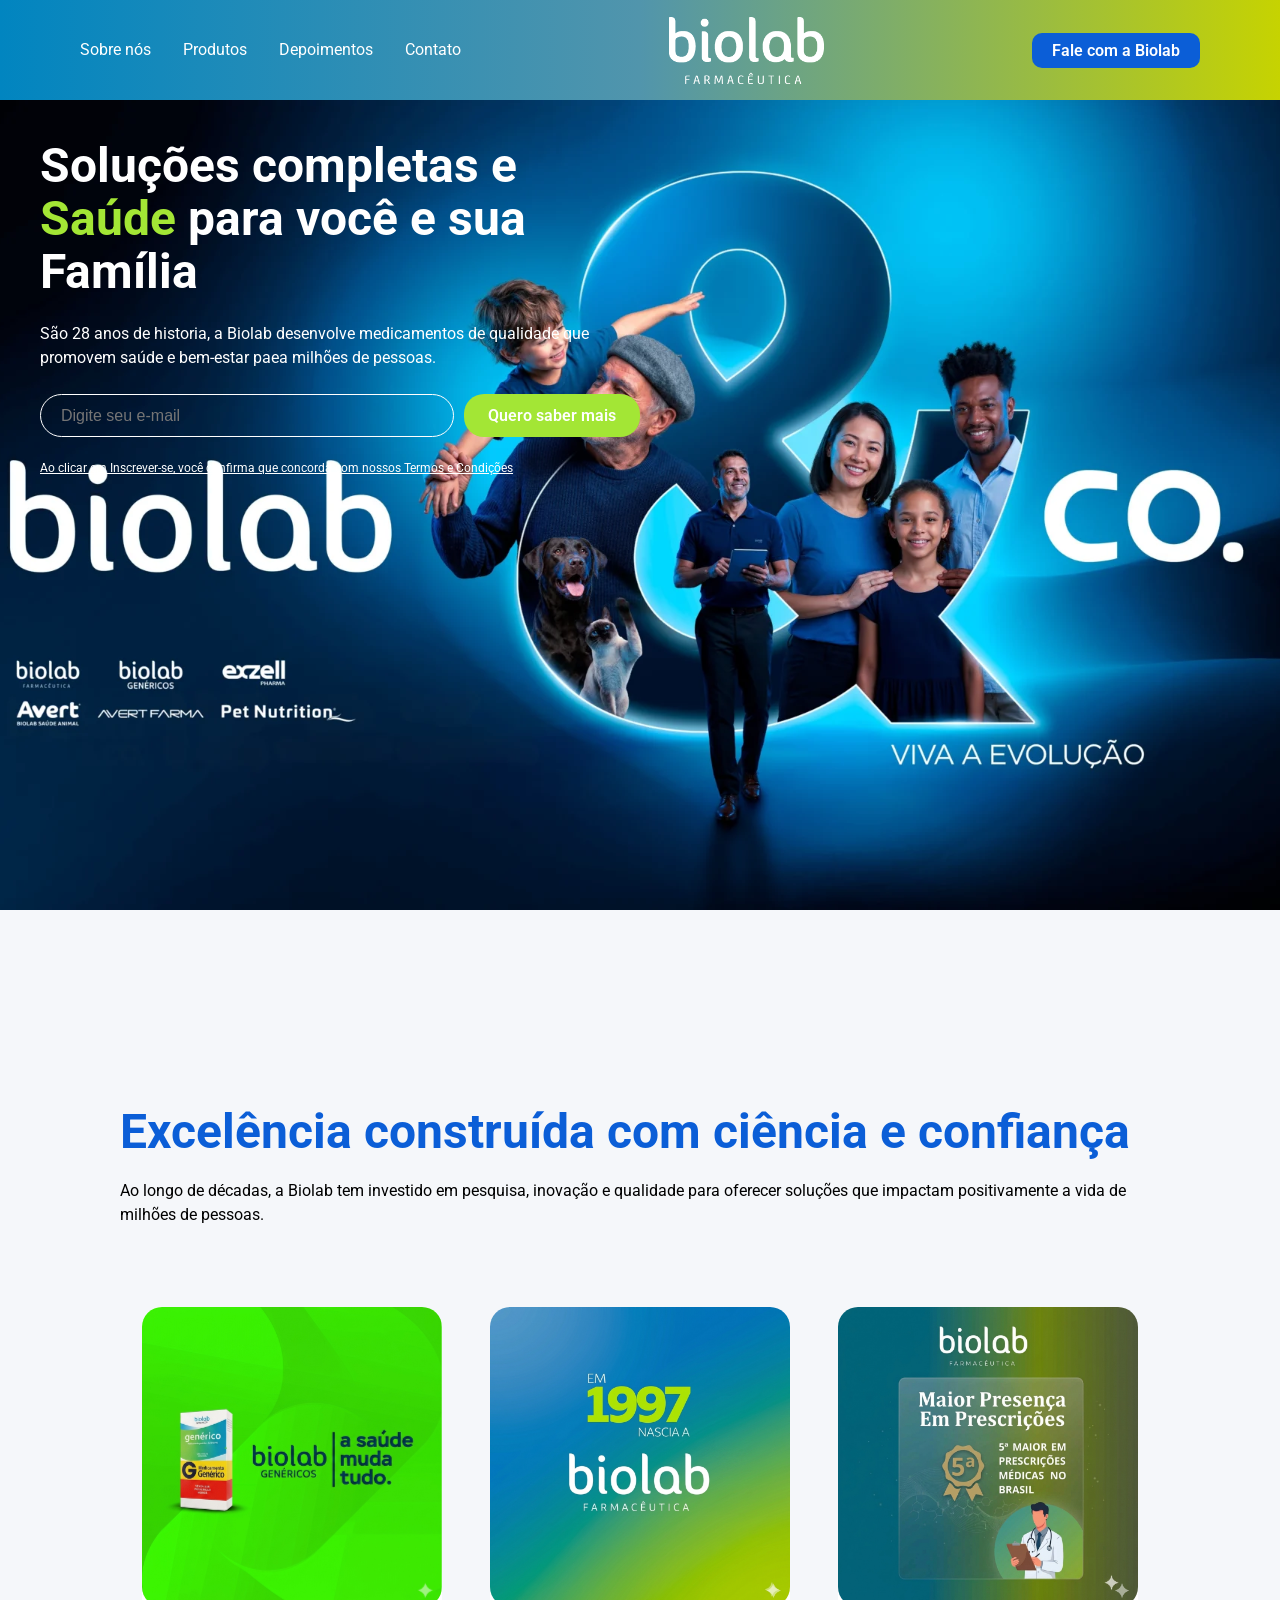
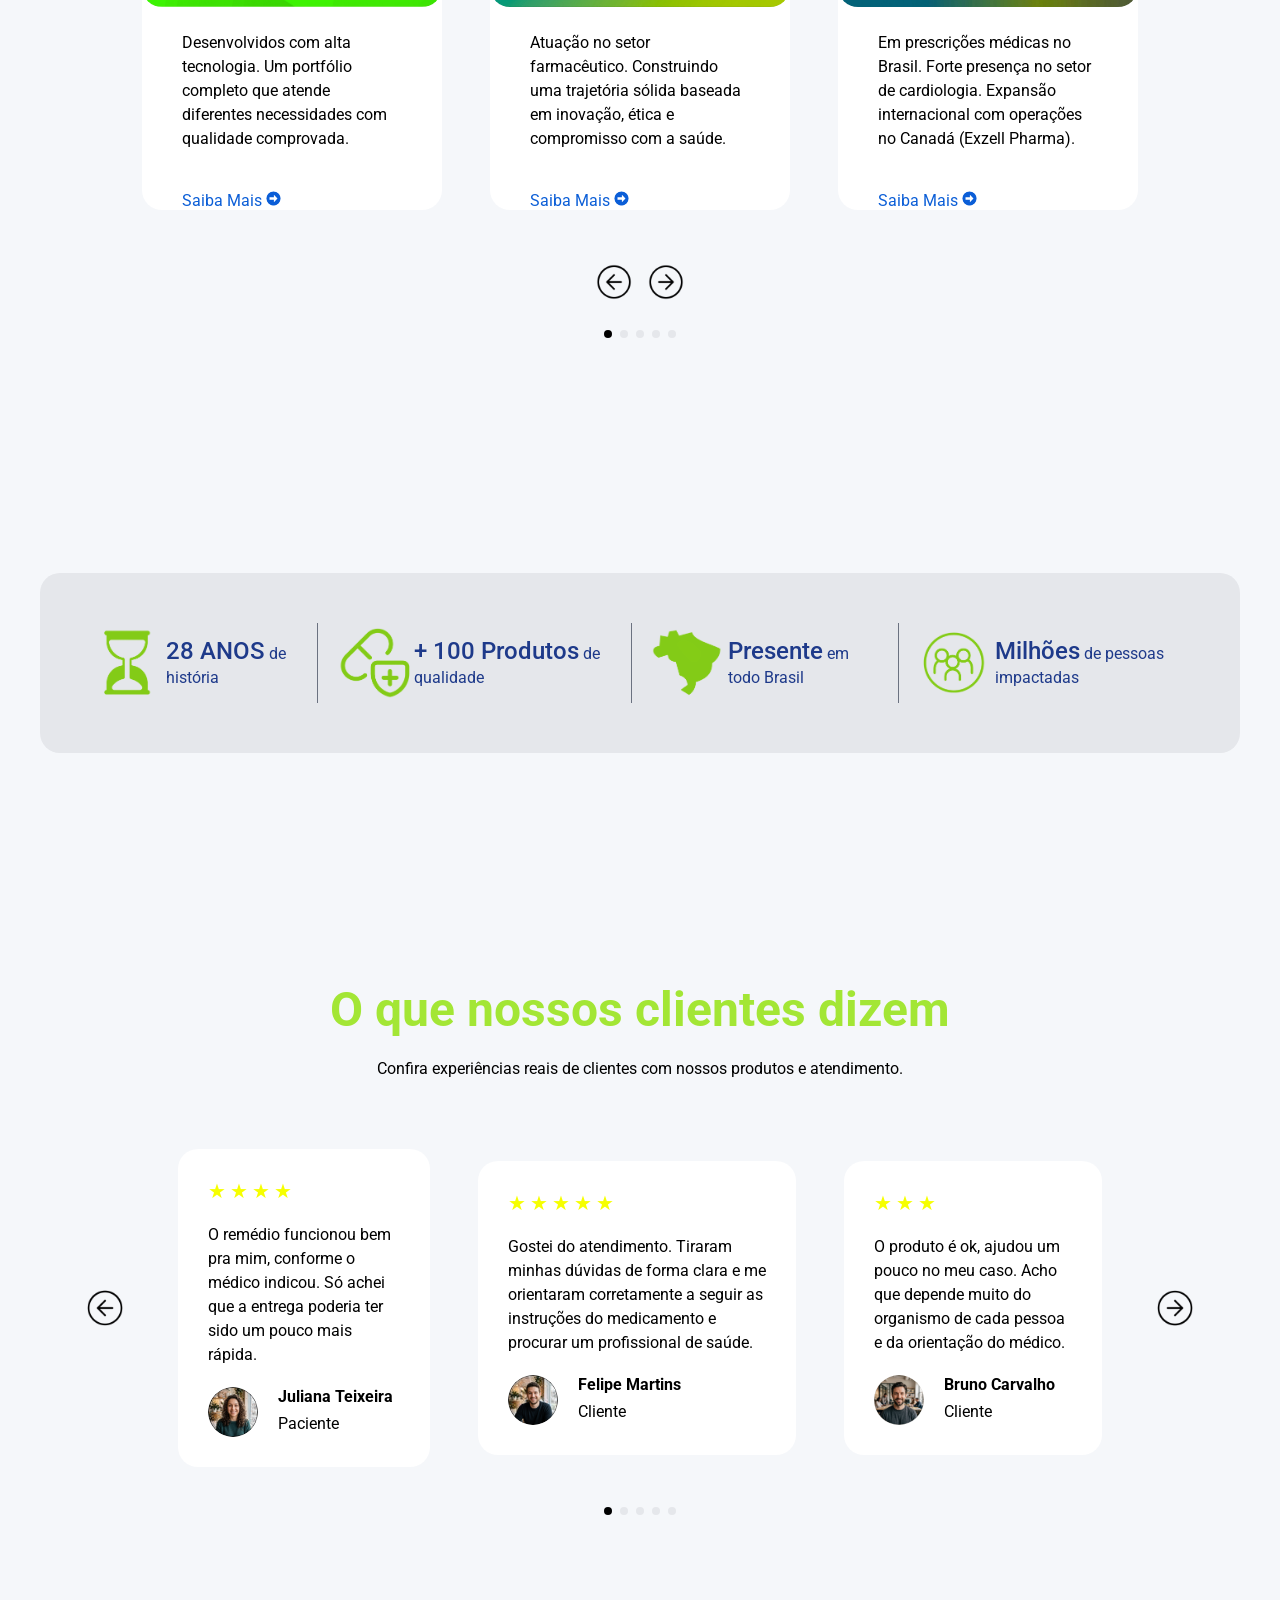
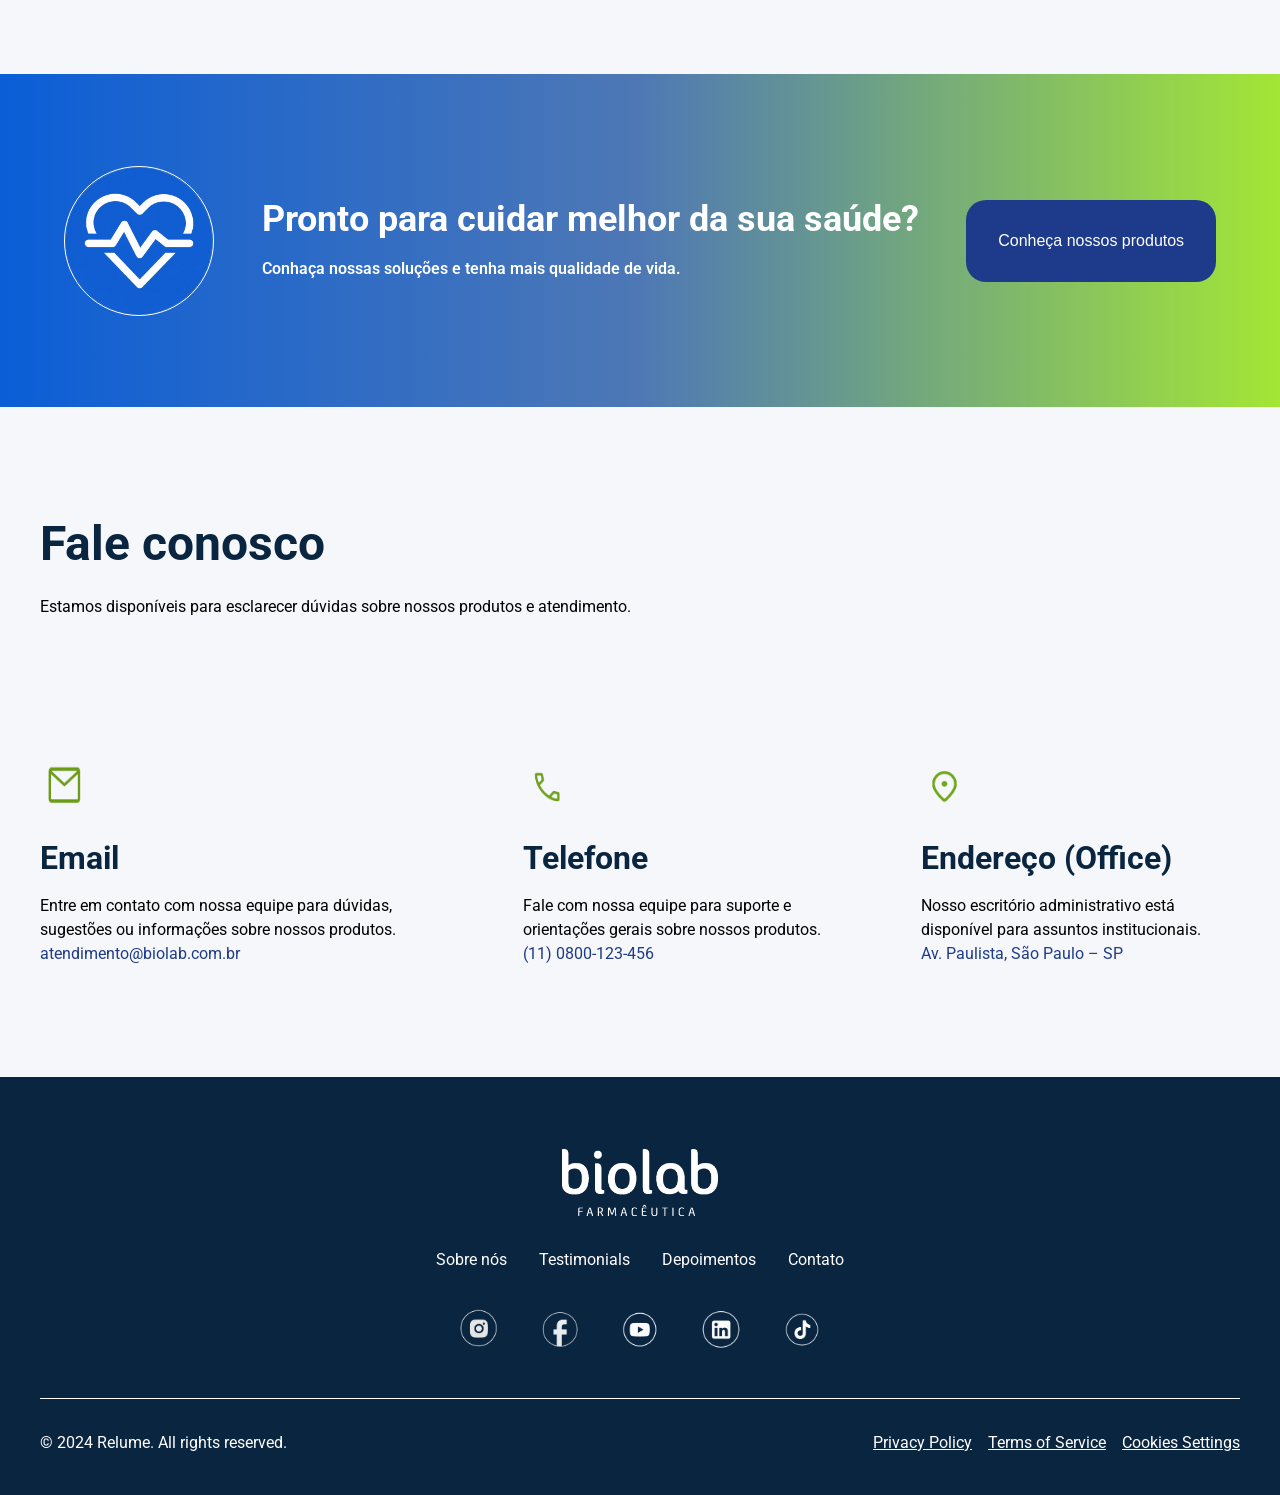
<file: src/index.html>
<!DOCTYPE html>
<html lang="en">
<head>
    <meta charset="UTF-8">
    <meta name="viewport" content="width=device-width, initial-scale=1.0">
    <title>Biolab Farmacêutico</title>
    <link rel="preconnect" href="https://fonts.googleapis.com">
    <link rel="preconnect" href="https://fonts.gstatic.com" crossorigin>
    <link href="https://fonts.googleapis.com/css2?family=Roboto:ital,wght@0,100..900;1,100..900&display=swap" rel="stylesheet">
    <link rel="shortcut icon" href="./assets/images/Logo_Biolab_Icone.webp" type="image/x-icon">
    <link rel="stylesheet" href="./styles/global.css">
    <link rel="stylesheet" href="./styles/style.css">
</head>
<body>
    <header class="main-header">
        <nav class="header-nav">
            <a href="#">Sobre nós</a>
            <a href="#">Produtos</a>
            <a href="#">Depoimentos</a>
            <a href="#">Contato</a>
        </nav>
        <div class="logo-biolab">
            <img src="./assets/images/Logo_Novo_Biolab_Farma_branco_rodape.png" alt="Biolab & Co.">
        </div>   
        <div class="btn-fale">
            <button>Fale com a Biolab</button>
        </div> 
        
    </header>

    <main class="main-texto-apresentacao">
        <div class="content-left">    
            <div class="texto-apresentacao">
                <h1>Soluções completas e <span>Saúde</span> para você e sua Família</h1>
            </div>
            <div class="texto-p">
                <p>São 28 anos de historia, a Biolab desenvolve medicamentos de qualidade que promovem saúde e bem-estar paea milhões de pessoas.</p>
            </div>
            <div class="cta-form">
                <input type="email" placeholder="Digite seu e-mail">
                <button type="submit">Quero saber mais</button>
            </div>
            <u class="terms">Ao clicar em Inscrever-se, você confirma que concorda com nossos Termos e Condições</u>
        </div>
    </main>

    <main class="conteudo-sobre-nos">
        <div class="text-main2">
            <h1>Excelência construída com ciência e confiança</h1>
            <p>Ao longo de décadas, a Biolab tem investido em pesquisa, inovação e qualidade para oferecer soluções que impactam positivamente a vida de milhões de pessoas.</p>
        </div>

        <div class="cards">

            <div class="card">
                <img src="./assets/images/remedio_generico.svg" alt="Imagem remedio generico Biolab Farmacêutico">
                <p>Desenvolvidos com alta tecnologia. Um portfólio completo que atende diferentes necessidades com qualidade comprovada.</p>
                <a href="">Saiba Mais <img class="btn-saiba-mais" src="./assets/images/arrow.svg" alt="Link seta"></a>
            </div>

            <div class="card">
                <img src="./assets/images/fudacao_biolab.png" alt="Imagem ano de fudação Biolab Farmacêutico">
                <p>Atuação no setor farmacêutico. Construindo uma trajetória sólida baseada em inovação, ética e compromisso com a saúde.</p>
                <a href="">Saiba Mais <img src="./assets/images/arrow.svg" alt="Link seta"></a>
            </div>

            <div class="card">
                <img src="./assets/images/5ᵃ_maior.png" alt="Imagem 5ᵃ maior no mercado em prescrições">
                <p>Em prescrições médicas no Brasil. Forte presença no setor de cardiologia. Expansão internacional com operações no Canadá (Exzell Pharma).</p>
                <a href="">Saiba Mais <img src="./assets/images/arrow.svg" alt="Link seta"></a>
            </div>
            
            
        </div>

        <div class="secao_sobre-nos">
            
            <div>
                <a href=""><img src="./assets/images/seta_esquerda.png" alt="Seta apontando para esquerda"></a>
                <a href=""><img src="./assets/images/seta_direita.png" alt="Seta apontando para esquerda"></a>
            </div>
    
            <div class="dots">
                <span class="dot active"></span>
                <span class="dot"></span>
                <span class="dot"></span>
                <span class="dot"></span>
                <span class="dot"></span>
            </div>
    
        </div>

    </main>

    <main class="main-3">

        <div class="cards-main-3">

            <div class="card-main-3">
                <img src="./assets/images/ampulheta_sem_fundo.png" alt="Ícone ampulheta">
                <p><span>28 ANOS</span> de história</p>
            </div>
            <div class="card-main-3">
                <img src="./assets/images/pilulas_sem_fundo.png" alt="Ícone pílulas">
                <p><span>+ 100 Produtos</span> de qualidade</p>
            </div>
            <div class="card-main-3">
                <img src="./assets/images/pais_brasil.png" alt="Ícone mapa do Brasil">
                <p><span>Presente</span> em todo Brasil</p>
            </div>
            <div class="card-main-3">
                <img src="./assets/images/conjuto_pessoas.png" alt="Ícone de pessoas">
                <p><span>Milhões</span> de pessoas impactadas</p>
            </div>
            
        </div>

    </main>

    <main class="main-4">

        <div class="main-4-texto">
            <h1> O que nossos clientes dizem</h1>
            <p>Confira experiências reais de clientes com nossos produtos e atendimento.</p>
        </div>

        <div class="cards_cometarios">
            
            <button class="seta-esquerda">
                <img src="./assets/images/seta_esquerda.png" alt="Seta apontando para esquerda">
            </button>

            <div class="card-cometario">

                <div class="avaliacao">
                    <p class="estrela">&#9733;</p>
                    <p class="estrela">&#9733;</p>
                    <p class="estrela">&#9733;</p>
                    <p class="estrela">&#9733;</p>
                </div>
                <p class="cometario">O remédio funcionou bem pra mim, conforme o médico indicou. Só achei que a entrega poderia ter sido um pouco mais rápida.</p>
                <div class="usuario">
                    <img src="./assets/images/usuario_foto_f.png" alt="foto de usuario">
                    <div class="id-usuario">
                        <h2>Juliana Teixeira</h2>
                        <p>Paciente</p>
                    </div>
                </div>

            </div>

            <div class="card-cometario">
                
                <div class="avaliacao">
                    <p class="estrela">&#9733;</p>
                    <p class="estrela">&#9733;</p>
                    <p class="estrela">&#9733;</p>
                    <p class="estrela">&#9733;</p>
                    <p class="estrela">&#9733;</p>
                </div>
                <p class="cometario">Gostei do atendimento. Tiraram minhas dúvidas de forma clara e me orientaram corretamente a seguir as instruções do medicamento e procurar um profissional de saúde.</p>
                <div class="usuario">
                    <img src="./assets/images/usuario_foto_m.png" alt="foto de usuario">
                    <div class="id-usuario">
                        <h2>Felipe Martins</h2>
                        <p>Cliente</p>
                    </div>
                </div>

            </div>

            <div class="card-cometario">
                
                <div class="avaliacao">
                    <p class="estrela">&#9733;</p>
                    <p class="estrela">&#9733;</p>
                    <p class="estrela">&#9733;</p>
                 </div>
                <p class="cometario">O produto é ok, ajudou um pouco no meu caso. Acho que depende muito do organismo de cada pessoa e da orientação do médico.</p>
                <div class="usuario">
                    <img src="./assets/images/usuario_foto_m (2).png" alt="foto de usuario">
                    <div class="id-usuario">
                        <h2>Bruno Carvalho</h2>
                        <p>Cliente</p>
                    </div>
                </div>

            </div>

            <button class="seta-direita">
                <img src="./assets/images/seta_direita.png" alt="Seta apontando  para direita">
            </button>

        </div>

        <div class="dots">
                <span class="dot active"></span>
                <span class="dot"></span>
                <span class="dot"></span>
                <span class="dot"></span>
                <span class="dot"></span>
        </div>

    </main>

    <main class="main-5">

        <div class="main-4-imagem">
            <img src="./assets/images/coracao_saude.png" alt="Ícone de coração">
        </div>
        <div class="main-5-texto">
            <h1>Pronto para cuidar melhor da sua saúde?</h1>
            <p>Conhaça  nossas soluções e tenha mais qualidade de vida.</p>
        </div>
        <div class="main-5-btn">
            <button>Conheça nossos produtos</button>
        </div>

    </main>

    <main class="main-6">
        <div class="main-6-texto">
            <h1>Fale conosco</h1>
            <p> Estamos disponíveis para esclarecer dúvidas sobre nossos produtos e atendimento.</p>
        </div>
        <div class="contatos">

            <div class="contato">
                <img src="./assets/images/email.png" alt="Ícone email">
                <h2>Email</h2>
                <p>Entre em contato com nossa equipe para dúvidas, sugestões ou informações sobre nossos produtos.</p>
                <a href="">atendimento@biolab.com.br</a>
            </div>
            <div class="contato">
                <img src="./assets/images/telefone.png" alt="Ícone telefone">
                <h2>Telefone</h2>
                <p>Fale com nossa equipe para suporte e orientações gerais sobre nossos produtos.</p>
                <a href="">(11) 0800-123-456</a>
            </div>
            <div class="contato">
                <img src="./assets/images/icone_local.png" alt="Ícone local">
                <h2>Endereço (Office)</h2>
                <p>Nosso escritório administrativo está disponível para assuntos institucionais.</p>
                <a href="">Av. Paulista, São Paulo – SP</a>
            </div>

        </div>

    </main>

    <footer>

        <div class="footer-corpo">

            <div class="footer-navbar">
                <div class="footer-logo">
                    <img src="./assets/images/Logo_Novo_Biolab_Farma_branco_rodape.png" alt="Logo biolab farmacêutico">
                </div>
                <div class="footer-links">                    
                    <a href="">Sobre nós</a>
                    <a href="">Testimonials</a>
                    <a href="">Depoimentos</a>
                    <a href="">Contato</a>
                </div>
            </div>

            <div class="redes-sociais">
                <a href="https://www.instagram.com/biolabfarmaceutica/?hl=pt">
                    <img src="./assets/images/instagram.png" alt="Rede social instagram">
                </a>
                <a href="https://www.facebook.com/biolabfarmaceutica/?locale=pt_BR">
                    <img src="./assets/images/facebook.png" alt="Rede social facebook">
                </a>
                <a href="https://www.youtube.com/@biolab_farmaceutica">
                    <img src="./assets/images/youtube.png" alt="Rede social youtube">
                </a>
                <a href="https://br.linkedin.com/company/biolabeco">
                    <img src="./assets/images/linkedin.png" alt="Rede entrevista linkedin">
                </a>
                <a href="https://www.tiktok.com/@biolabfarmaceutica">
                    <img src="./assets/images/tiktok.png" alt="Rede social tiktok"> 
                </a>
            </div>
            
            <div class="footer-termos">
                <p>© 2024 Relume. All rights reserved.</p>
                <div class="termos">
                    <a href="">Privacy Policy</a>
                    <a href="">Terms of Service</a>
                    <a href="">Cookies Settings</a>
                </div>
            </div>

        </div>

    </footer>

</body>
</html>
</file>
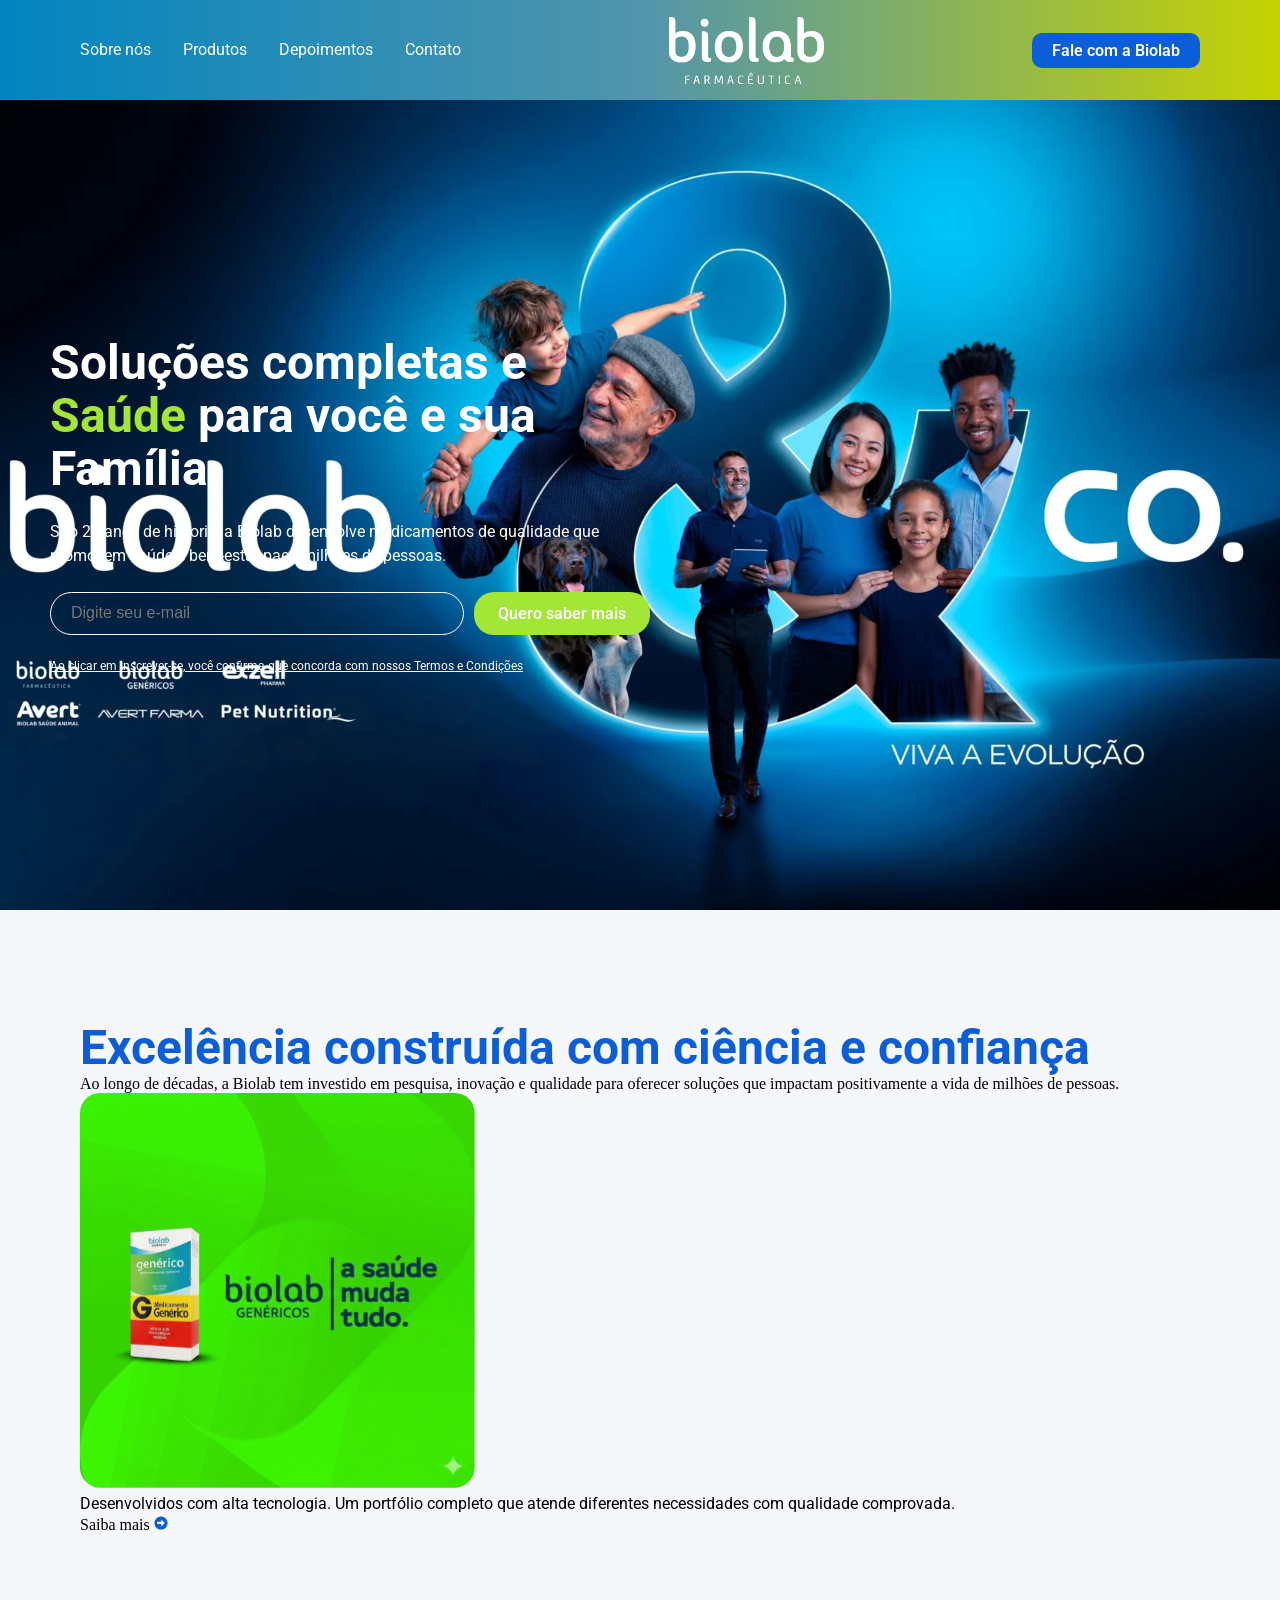
<file: docs/src/index.html>
<!DOCTYPE html>
<html lang="en">
<head>
    <meta charset="UTF-8">
    <meta name="viewport" content="width=device-width, initial-scale=1.0">
    <title>Biolab</title>
    <link rel="preconnect" href="https://fonts.googleapis.com">
    <link rel="preconnect" href="https://fonts.gstatic.com" crossorigin>
    <link href="https://fonts.googleapis.com/css2?family=Roboto:ital,wght@0,100..900;1,100..900&display=swap" rel="stylesheet">
    <link rel="shortcut icon" href="./assets/images/Logo_Biolab_Icone.webp" type="image/x-icon">
    <link rel="stylesheet" href="./styles/global.css">
    <link rel="stylesheet" href="./styles/style.css">
</head>
<body>
    <header class="main-header">
        <nav class="header-nav">
            <a href="#">Sobre nós</a>
            <a href="#">Produtos</a>
            <a href="#">Depoimentos</a>
            <a href="#">Contato</a>
        </nav>
        <div class="logo-biolab">
            <img src="./assets/images/Logo_Novo_Biolab_Farma_branco_rodape.png" alt="Biolab & Co.">
        </div>   
        <div class="btn-fale">
            <button>Fale com a Biolab</button>
        </div> 
        
        
    </header>

    <main class="main-texto-apresentacao">
        <div class="content-left">    
            <div class="texto-apresentacao">
                <h1>Soluções completas e <span>Saúde</span> para você e sua Família</h1>
            </div>
            <div class="texto-p">
                <p>São 28 anos de historia, a Biolab desenvolve medicamentos de qualidade que promovem saúde e bem-estar paea milhões de pessoas.</p>
            </div>
            <div class="cta-form">
                <input type="email" placeholder="Digite seu e-mail">
                <button type="submit">Quero saber mais</button>
            </div>
            <u class="terms">Ao clicar em Inscrever-se, você confirma que concorda com nossos Termos e Condições</u>
        </div>
    </main>

    <main class="main-sobre-nos">
        <div class="content-sobre">
            <div class="texto-t">
                <h1>Excelência construída com ciência e confiança</h1>
            </div>
            <div class="texto-p1">
                <p>Ao longo de décadas, a Biolab tem investido em pesquisa, inovação e qualidade para oferecer soluções que impactam positivamente a vida de milhões de pessoas.</p>
            </div>
            <div class="">
                <img src="./assets/images/remedio_generico.svg" alt="">
                <div class="assunto-1">
                    <p>Desenvolvidos com alta tecnologia. Um portfólio completo que atende diferentes necessidades com qualidade comprovada.</p>
                </div>
                <div>
                    <a href="">Saiba mais</a>
                    <img src="./assets/images/arrow.svg" alt="Seta apontado para direita">
                </div>
            </div>
        </div>

    </main>

</body>
</html>
</file>
<file: src/styles/global.css>
* {
    padding: 0;
    margin: 0;
    box-sizing: border-box;
    background: none;
    text-decoration: none;
    border: none;
    font-family: "Roboto" sans-serif;
    font-size: 16px;
    color: #000000;
    font-weight: 400;
}
</file>
<file: src/styles/style.css>
:root {
    --primary: #0B5ED7;
    --secondary: #0A2540;
    --theer: #1E3A8A;
    --for: #65A30D;
    --fiver: #A3E635;
    --six: #F6FF00;

    --white: #FFFFFF;
    --black: #000000;
    --n-theer: #F5F7FA;
    --n-for: #E5E7EB;
    --n-fiver: #6B7280;
}

.titulo {
    font-family: "Roboto", sans-serif;
    font-size: 48px;
    font-weight: 700;
    line-height: 110%;
}

.titulo_h2 {
    font-family: "Roboto", sans-serif;
    font-size: 32px;
    font-weight: 700;
    line-height: 120%;
}

.subtitulo {
    font-family: "Roboto", sans-serif;
    font-size: 18px;
    font-weight: 400;
    line-height: 150%;
}

.paragrafo {
    font-family: "Roboto", sans-serif;
    font-size: 16px;
    font-weight: 400;
    line-height: 150%;
}

.botao {
    font-family: "Roboto", sans-serif;
    font-size: 16px;
    font-weight: 600;
}

/*---------------- Header ----------------*/

.main-header {
    width: 100%;
    height: 72px;
    display: flex;
    align-items: center;
    justify-content: space-between;
    padding: 50px 80px;
    background: linear-gradient(
        90deg,
        #0185C0 0%,
        #5195AC 50%,
        #C6D301 100%
    );
}

.header-nav {
    display: flex;
    gap: 32px;
}

.header-nav a {
    color: var(--white);
    font-size: 16px;
    font-weight: 400;
    font-family: "Roboto", sans-serif;
    line-height: 150%;
}

.logo-biolab > img {
    display: block;
    height: 67px;
}

.btn-fale {
    background-color: var(--primary);
    padding: 8px 20px;
    border-radius: 10px;
}

.btn-fale > button {
    color: var(--white);
    font-size: 16px;
    font-weight: 600;
    font-family: "Roboto", sans-serif;
    background-color: var(--primary);
}

/* --------------- Main ---------------- */



.main-texto-apresentacao {
    width: 100%;
    height: 810px;
    padding: 40px;
    display: flex;
    align-items: start;
    justify-content: space-between;
    background-image: url("../assets/images/Home_Biolab.webp");
    background-size: cover;
    background-position: center;
    background-repeat: no-repeat; 
}

.texto-apresentacao > h1 {
    color: var(--white);
    font-family: "Roboto", sans-serif;
    font-size: 48px;
    font-weight: 700;
    line-height: 110%;
}

.texto-apresentacao > h1 > span {
    color: var(--fiver);
    font-family: "Roboto", sans-serif;
    font-size: 48px;
    font-weight: 700;
    line-height: 110%;
}

.texto-p > p {
    color: var(--white);
    font-family: "Roboto", sans-serif;
    font-size: 16px;
    font-weight: 400;
    line-height: 150%;
}

.content-left {
    width: 600px; 
    display: flex;
    flex-direction: column;
    gap: 24px;
    color: var(--white);
}

.cta-form {
    display: flex;
    gap: 10px;
}

.cta-form input {
    background: transparent;
    border: 1px solid var(--white);
    border-radius: 25px;
    padding: 10px 20px;
    color: var(--white);
    flex: 1;
}

.cta-form button {
    color: var(--white);
    background-color: var(--fiver);
    border: none;
    border-radius: 20px;
    padding: 12px 24px;
    font-family: "Roboto", sans-serif;
    font-size: 16px;
    font-weight: 600;
    cursor: pointer;
}

.terms {
    color: var(--white);
    font-family: "Roboto", sans-serif;
    font-size: 12px;
    font-weight: 400;
    text-decoration: underline;
    text-decoration-color: var(--white);
}

/* ------------------ text-main2 ---------------------- */


.conteudo-sobre-nos {
    width: 100%;
    height: 1144px;
    display: flex;
    flex-direction: column;
    justify-content: center;
    padding: 40px;
    background-color: var(--n-theer);
}

.text-main2 {
    display: flex;
    flex-direction: column;
    justify-content: space-between;
    align-items: start;
    padding: 80px;
}

.text-main2 h1 {
    font-family: "Roboto", sans-serif;
    font-size: 48px;
    font-weight: 700;
    line-height: 110%;
    color:  var(--primary);
}

.text-main2 p {
    font-family: "Roboto", sans-serif;
    font-size: 16px;
    font-weight: 400;
    line-height: 150%;
    color: var(--black);
    padding-top: 20px;
}

.cards {
    display: flex;
    justify-content: center;
    align-items: center;
    gap: 48px;
}

.card {
    width: 300px;
    background-color: var(--white);
    border-radius: 20px;
}

.card img {
    width: 300px;
    height: 300px;
    border-radius: 20px;
}

.card > a > img {
    width: 15px;
    height: 15px;
}


.card p {
    font-size: 16px;
    font-weight: 400;
    line-height: 150%;
    font-family: "Roboto", sans-serif;
    padding: 40px;
    color: var(--black);
    padding-top: 20px;
}

.card a {
    color: var(--primary);
    font-family: "Roboto", sans-serif;
    padding: 40px;
}

.secao_sobre-nos {
    display: flex;
    flex-direction: column;
    align-items: center;
    padding-top: 48px;
}

.secao_sobre-nos img {
    width: 48px;
    height: 48px;
}

.dots{
      display:flex;
      justify-content: center;
      padding-top: 20px;
      gap:8px;
    }

.dot{
    width:8px;
    height:8px;
    border-radius:50%;
    background: var(--n-for);
}

.dot.active{
    background: var(--black);
}



/* ----------------------- Main-3 ------------------------- */

.main-3 {
    width: 100%;
    height: 418px;
    display: flex;
    justify-content: center;
    align-items: center;
    padding: 40px;
    background-color: var(--n-theer);
}

.cards-main-3 {
    padding: 50px;
    display: flex;
    align-items: center;
    background-color: var(--n-for);
    border-radius: 20px;
    gap: 20px;
}

.card-main-3 {
    display: flex;
    justify-content: center;
    align-items: center;
}

.card-main-3 img {
    width: 80px;
    height: 80px;
   
}

.card-main-3 span {
    color: var(--theer);
    font-family: "Roboto", sans-serif;
    font-size: 24px;
    font-weight: 500;
    line-height: 120%;
}

.card-main-3 p {
    color: var(--theer);
    font-family: "Roboto", sans-serif;
    font-size: 16px;
    font-weight: 400;
    line-height: 150%;
}

.card-main-3 + .card-main-3 {
    border-left: 1px solid var(--n-fiver); 
    padding-left: 20px;
}

/* -------------- Main-4 ------------------ */


.main-4 {
    width: 100%;
    height: 802px;
    padding: 112px 80px;
    gap: 20px;
    display: flex;
    flex-direction: column;
    align-items: center;
    background-color: var(--n-theer);
}

.main-4-texto {
    display: flex;
    flex-direction: column;
    align-items: center;
    gap: 20px;
}

.main-4-texto h1 {
    font-family: "Roboto", sans-serif;
    font-size: 48px;
    font-weight: 700;
    line-height: 110%;
    color: var(--fiver);
}

.main-4-texto p {
    font-family: "Roboto", sans-serif;
    font-size: 16px;
    font-weight: 400;
    line-height: 150%;
    color: var(--black);
}

.cards_cometarios {
    display: flex;
    justify-content: space-between;
    align-items: center;
    padding-top: 48px;
    gap: 48px;
}

.card-cometario {
    padding: 30px;
    display: flex;
    flex-direction: column;
    border-radius: 20px;
    background-color: var(--white);
}

.avaliacao {
    display: flex;
    justify-content: start;
    align-items: start;
    gap: 4px;
}

.estrela {
    font-size: 20px;
    color: var(--six);
}

.cometario {
    display: flex;
    justify-content: center;
    align-items: center;
    padding-top: 20px;
    font-family: "Roboto", sans-serif;
    font-size: 16px;
    font-weight: 400;
    line-height: 150%;
    color: var(--black);
}

.usuario {
    display: flex;
    align-items: center;
    padding-top: 20px;
    gap: 20px;
}

.usuario img {
    width: 50px;
    height: 50px;
    border-radius: 100px;
}

.id-usuario {
    display: flex;
    flex-direction: column;
    align-items: start;
    gap: 6px;
}

.id-usuario h2 {
    font-family: "Roboto", sans-serif;
    font-size: 16px;
    font-weight: 700;
    line-height: 120%;
    color: var(--black);
}

.id-usuario p {
    font-family: "Roboto", sans-serif;
    font-size: 16px;
    font-weight: 400;
    line-height: 150%;
    color: var(--black);
}

.seta-esquerda img {
    display: flex;
    justify-content: start;
    align-items: start;
    width: 50px;
    height: 50px;
}

.seta-direita img {
    display: flex;
    justify-content: end;
    align-items: end;
    width: 50px;
    height: 50px;
}


/* -------------------- Main-5 ------------------ */


.main-5 {
    width: 100%;
    height: 333px;
    padding: 40px;
    display: flex;
    justify-content: space-around;
    align-items: center;
    background: linear-gradient(
        90deg,
        var(--primary) 0%,
        #4E78B5,
        var(--fiver) 100%
    );

}

.main-4-imagem img {
    width: 150px;
    height: 150px;
    display: flex;
    justify-content: start;
    align-items: center;
    border: 1px solid var(--white);
    border-radius: 100px;
}

.main-5-texto h1 {
    font-family: "Roboto", sans-serif;
    font-size: 36px;
    font-weight: 700;
    line-height: 110%;
    color: var(--white);
}

.main-5-texto p {
    font-family: "Roboto", sans-serif;
    font-size: 16px;
    font-weight: 600;
    line-height: 150%;
    padding-top: 18px;
    color: var(--white);
}

.main-5-btn {
    padding: 32px;
    background-color: var(--theer);
    border-radius: 20px;
}

.main-5-btn button {
    color: var(--white);
}


/* ---------------- Main-5 --------------- */


.main-6 {
    width: 100%;
    height: 670px;
    display: flex;
    flex-direction: column;
    justify-content: space-around;
    align-items: start;
    padding: 40px;
    background-color: var(--n-theer);
}

.main-6-texto {
    display: flex;
    flex-direction: column;
    justify-content: start;
    align-items: start;
    gap: 24px;
}

.main-6-texto h1 {
    font-family: "Roboto", sans-serif;
    font-size: 48px;
    font-weight: 700;
    line-height: 110%;
    color: var(--secondary);
}

.main-6-texto p {
    font-family: "Roboto", sans-serif;
    font-size: 16px;
    font-weight: 400;
    line-height: 150%;
    color: var(--black);
}

.contatos {
    display: flex;
    justify-content: center;
    align-items: center;
    gap: 60px;
}

.contato img {
    width: 50px;
    height: 50px;
}

.contato h2 {
    font-family: "Roboto", sans-serif;
    font-size: 32px;
    font-weight: 700;
    line-height: 120%;
    padding-top: 24px;
    color: var(--secondary);
}

.contato p {
    font-family: "Roboto", sans-serif;
    font-size: 16px;
    font-weight: 400;
    line-height: 150%;
    padding-top: 16px;
}

.contato a {
    font-family: "Roboto", sans-serif;
    font-size: 16px;
    font-weight: 400;
    line-height: 150%;
    padding-top: 20px;
    color: var(--theer);
}

/* ------------------ Footer --------------- */

footer {
    display: flex;
    flex-direction: column;
    padding: 40px;
    background-color: var(--secondary);
}

.footer-navbar {
    display: flex;
    flex-direction: column;
    justify-content: center;
    align-items: center;
}

.footer-logo img {
    display: flex;
    justify-content: center;
    align-items: center;
    margin-top: 32px;
    height: 67px;
}

.footer-navbar a {
    display: flex;
    justify-content: center;
    align-items: center;
    padding-top: 32px;
    font-family: "Roboto", sans-serif;
    font-size: 16px;
    font-weight: 400;
    line-height: 150%;
    gap: 32px;
    color: var(--white);
}

.footer-links {
    display: flex;
    gap: 32px;
}

.redes-sociais {
    display: flex;
    justify-content: center;
    align-items: center;
    gap: 32px;
}

.redes-sociais img {
    margin-top: 32px;
    max-width: 50px;
    max-height: 50px;
}

.footer-termos {
    display: flex;
    justify-content: space-between;
    padding-top: 32px;
    margin-top: 40px;
    border-top: 1px solid var(--white);
}

.footer-termos p {
    display: flex;
    justify-content: center;
    align-items: start;
    font-family: "Roboto", sans-serif;
    font-size: 16px;
    font-weight: 400;
    line-height: 150%;
    color: var(--white);
}

.termos {
    display: flex;
    gap: 16px;
}

.termos a {
    font-family: "Roboto", sans-serif;
    font-size: 16px;
    font-weight: 400;
    line-height: 150%;
    color: var(--white);
    text-decoration: underline;
    text-decoration-color: var(--white);
}
</file>
<file: docs/src/styles/global.css>
* {
    padding: 0;
    margin: 0;
    box-sizing: border-box;
    background: none;
    text-decoration: none;
    border: none;
    font-family: "Roboto" sans-serif;
    font-size: 16px;
    color: #000000;
    font-weight: 400;
}
</file>
<file: docs/src/styles/style.css>
:root {
    --primary: #0B5ED7;
    --secondary: #0A2540;
    --theer: #1E3A8A;
    --for: #65A30D;
    --fiver: #A3E635;

    --white: #FFFFFF;
    --black: #000000;
    --n-theer: #F5F7FA;
    --n-for: #E5E7EB;
    --n-fiver: #6B7280;
}

.titulo {
    font-family: "Roboto", sans-serif;
    font-size: 48px;
    font-weight: 700;
    line-height: 110%;
}

.titulo_h2 {
    font-family: "Roboto", sans-serif;
    font-size: 32px;
    font-weight: 700;
    line-height: 120%;
}

.subtitulo {
    font-family: "Roboto", sans-serif;
    font-size: 18px;
    font-weight: 400;
    line-height: 150%;
}

.paragrafo {
    font-family: "Roboto", sans-serif;
    font-size: 16px;
    font-weight: 400;
    line-height: 150%;
}

.botao {
    font-family: "Roboto", sans-serif;
    font-size: 16px;
    font-weight: 600;
}

/*---------------- Header ----------------*/

.main-header {
    width: 100%;
    height: 72px;
    display: flex;
    align-items: center;
    justify-content: space-between;
    padding: 50px 80px;
    background: linear-gradient(
        90deg,
        #0185C0 0%,
        #5195AC 50%,
        #C6D301 100%
    );
}

.header-nav {
    display: flex;
    gap: 32px;
}

.header-nav a {
    color: var(--white);
    font-size: 16px;
    font-weight: 400;
    font-family: "Roboto", sans-serif;
    line-height: 150%;
}

.logo-biolab > img {
    display: block;
    height: 67px;
}

.btn-fale {
    background-color: var(--primary);
    padding: 8px 20px;
    border-radius: 10px;
}

.btn-fale > button {
    color: var(--white);
    font-size: 16px;
    font-weight: 600;
    font-family: "Roboto", sans-serif;
    background-color: var(--primary);
}

/* --------------- Main ---------------- */



.main-texto-apresentacao {
    width: 100%;
    height: 810px;
    padding: 80px 50px;
    display: flex;
    align-items: start;
    justify-content: space-between;
    
    background-image: url("../assets/images/Home_Biolab.webp");
    background-size: cover;
    background-position: center;
    background-repeat: no-repeat; 
    display: flex;
    align-items: center;
}

.texto-apresentacao > h1 {
    color: var(--white);
    font-family: "Roboto", sans-serif;
    font-size: 48px;
    font-weight: 700;
    line-height: 110%;
}

.texto-apresentacao > h1 > span {
    color: var(--fiver);
    font-family: "Roboto", sans-serif;
    font-size: 48px;
    font-weight: 700;
    line-height: 110%;
}

.texto-p > p {
    color: var(--white);
    font-family: "Roboto", sans-serif;
    font-size: 16px;
    font-weight: 400;
    line-height: 150%;
}

.content-left {
    width: 600px; 
    display: flex;
    flex-direction: column;
    gap: 24px;
    color: var(--white);
}

.cta-form {
    display: flex;
    gap: 10px;
}

.cta-form input {
    background: transparent;
    border: 1px solid var(--white);
    border-radius: 25px;
    padding: 10px 20px;
    color: var(--white);
    flex: 1;
}

.cta-form button {
    color: var(--white);
    background-color: var(--fiver);
    border: none;
    border-radius: 20px;
    padding: 12px 24px;
    font-family: "Roboto", sans-serif;
    font-size: 16px;
    font-weight: 600;
    cursor: pointer;
}

.terms {
    color: var(--white);
    font-family: "Roboto", sans-serif;
    font-size: 12px;
    font-weight: 400;
    text-decoration: underline;
    text-decoration-color: var(--white);
}

/* ---------------------- main noticias ---------------------- */

.main-sobre-nos {
    width: 100%;
    height: 1144px;
    padding: 112px 80px;
    display: flex;
    background: var(--n-theer);
    justify-content: space-between;
}

.content-sobre {
    align-items: center;
    justify-content: space-between;
    gap: 48px;
}

.texto-t h1{
    color: var(--primary);
    font-family: "Roboto", sans-serif;
    font-size: 48px;
    font-weight: 700;
    line-height: 110%;
    gap: 26px;
}

.assunto-1 p {
    color: var(--black);
    font-family: "Roboto", sans-serif;
    font-size: 16px;
    font-weight: 400;
    line-height: 150%;
}
</file>
